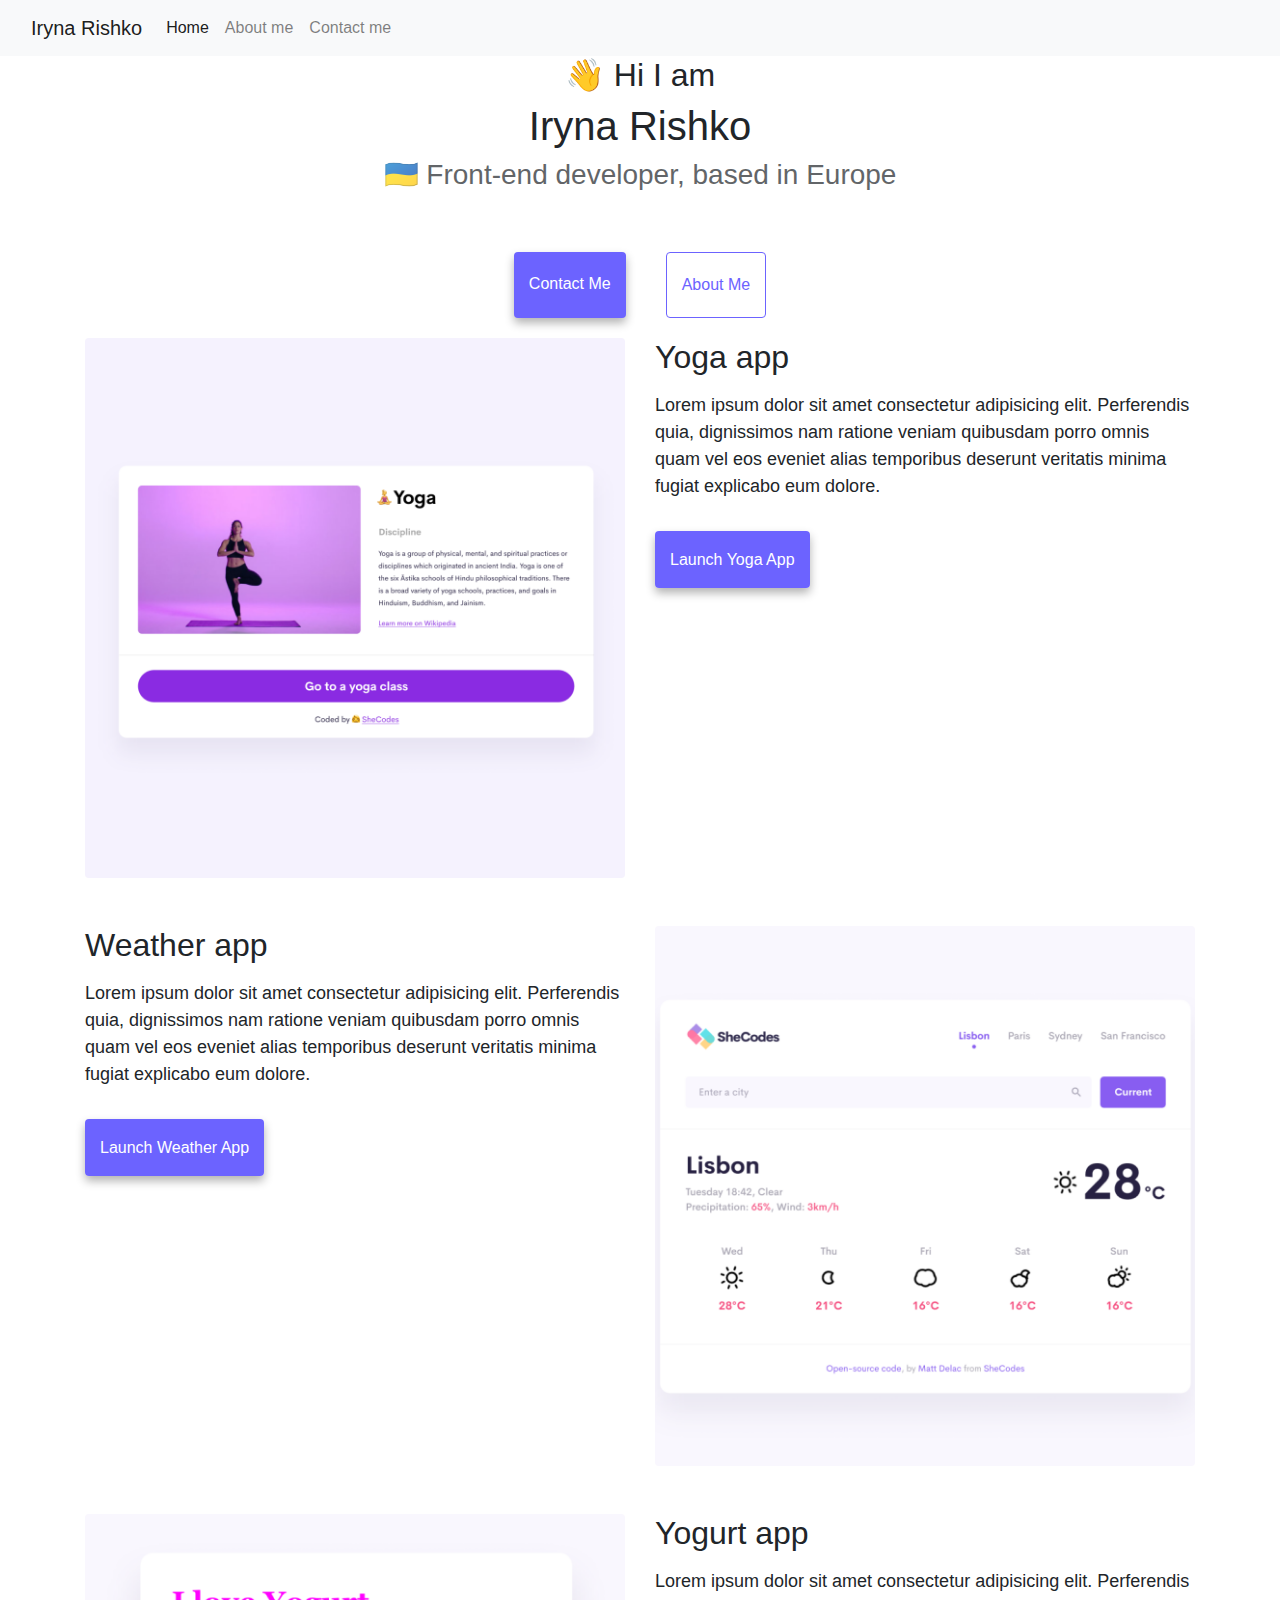
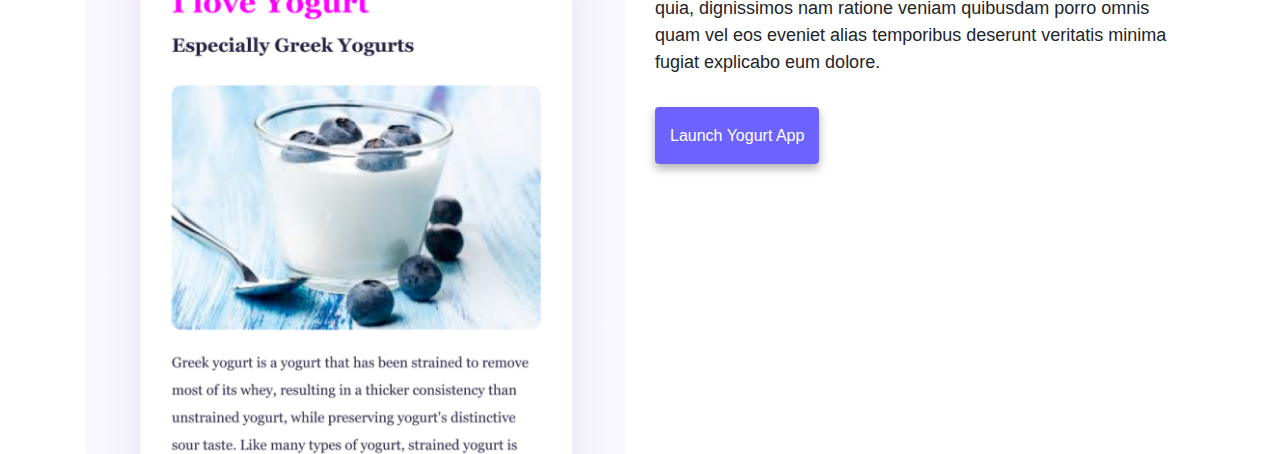
<file: index.html>
<!DOCTYPE html>
<html lang="en">
  <head>
    <meta charset="UTF-8" />
    <meta http-equiv="X-UA-Compatible" content="IE=edge" />
    <meta name="viewport" content="width=device-width, initial-scale=1.0" />
    <meta
      name="description"
      content="Iryna Rishko is a front-end developer based in Europe, check out her projects and contact her for job inquiries"
    />
    <title>Front-end developer - Iryna Rishko</title>
    <link rel="stylesheet" href="style.css" />
    <link
      rel="stylesheet"
      href="https://cdn.jsdelivr.net/npm/bootstrap@4.3.1/dist/css/bootstrap.min.css"
      integrity="sha384-ggOyR0iXCbMQv3Xipma34MD+dH/1fQ784/j6cY/iJTQUOhcWr7x9JvoRxT2MZw1T"
      crossorigin="anonymous"
    />
    <script
      src="https://cdn.jsdelivr.net/npm/bootstrap@5.0.0-beta2/dist/js/bootstrap.bundle.min.js"
      integrity="sha384-b5kHyXgcpbZJO/tY9Ul7kGkf1S0CWuKcCD38l8YkeH8z8QjE0GmW1gYU5S9FOnJ0"
      crossorigin="anonymous"
    ></script>
  </head>
  <body>
    <nav class="navbar navbar-expand-lg navbar-light bg-light">
      <div class="container-fluid">
        <a class="navbar-brand" href="index.html+" title="Homepage"
          >Iryna Rishko</a
        >
        <button
          class="navbar-toggler"
          type="button"
          data-bs-toggle="collapse"
          data-bs-target="#navbarNav"
          aria-controls="navbarNav"
          aria-expanded="false"
          aria-label="Toggle navigation"
        >
          <span class="navbar-toggler-icon"></span>
        </button>
        <div class="collapse navbar-collapse" id="navbarNav">
          <ul class="navbar-nav">
            <li class="nav-item">
              <a
                class="nav-link active"
                aria-current="page"
                title="Homepage"
                href="index.html"
                >Home</a
              >
            </li>
            <li class="nav-item">
              <a class="nav-link" href="about.html" title="About Iryna Rishko"
                >About me</a
              >
            </li>
            <li class="nav-item">
              <a
                class="nav-link"
                href="about.html#contact"
                title="Contact Iryna Rishko"
                >Contact me</a
              >
            </li>
          </ul>
        </div>
      </div>
    </nav>
    <h2 class="text-center">👋 Hi I am</h2>
    <h1 class="text-center">Iryna Rishko</h1>
    <h3 class="text-center">🇺🇦 Front-end developer, based in Europe</h3>

    <div class="navigation-links">
      <a
        href="about.html#contact"
        class="primary-link"
        title="Contact Iryna Rishko"
        >Contact me</a
      >
      <a href="about.html" class="about-link" title="About Iryna Rishko"
        >About me</a
      >
    </div>
    <div class="container">
      <div class="row">
        <div class="col-sm-6">
          <img
            src="/images/yoga.png"
            alt="Yoga project "
            class="img-fluid rounded d-none d-sm-block"
          />
        </div>
        <div class="col-sm-6">
          <h2 class="mb-3">Yoga app</h2>
          <p>
            Lorem ipsum dolor sit amet consectetur adipisicing elit. Perferendis
            quia, dignissimos nam ratione veniam quibusdam porro omnis quam vel
            eos eveniet alias temporibus deserunt veritatis minima fugiat
            explicabo eum dolore.
          </p>
          <div class="mt-5">
            <a href="#" class="primary-link project-link" title="Yoga project"
              >Launch Yoga App</a
            >
          </div>
        </div>
      </div>
      <div class="row mt-5">
        <div class="col-sm-6">
          <h2 class="mb-3">Weather app</h2>
          <p>
            Lorem ipsum dolor sit amet consectetur adipisicing elit. Perferendis
            quia, dignissimos nam ratione veniam quibusdam porro omnis quam vel
            eos eveniet alias temporibus deserunt veritatis minima fugiat
            explicabo eum dolore.
          </p>
          <div class="mt-5">
            <a
              href="#"
              class="primary-link project-link"
              title="Weather project"
              >Launch Weather App</a
            >
          </div>
        </div>
        <div class="col-sm-6">
          <img
            src="/images/weather.png"
            class="img-fluid rounded d-none d-sm-block"
            alt="Weather project"
          />
        </div>
      </div>
      <div class="row mt-5">
        <div class="col-sm-6">
          <img
            src="/images/yogurt.png"
            class="img-fluid rounded d-none d-sm-block"
            alt="Yogurt project"
          />
        </div>
        <div class="col-sm-6">
          <h2 class="mb-3">Yogurt app</h2>
          <p>
            Lorem ipsum dolor sit amet consectetur adipisicing elit. Perferendis
            quia, dignissimos nam ratione veniam quibusdam porro omnis quam vel
            eos eveniet alias temporibus deserunt veritatis minima fugiat
            explicabo eum dolore.
          </p>
          <div class="mt-5">
            <a
              href="#"
              class="primary-link project-link"
              title="Weather project"
              >Launch Yogurt App</a
            >
          </div>
        </div>
      </div>
    </div>
  </body>
</html>
</file>
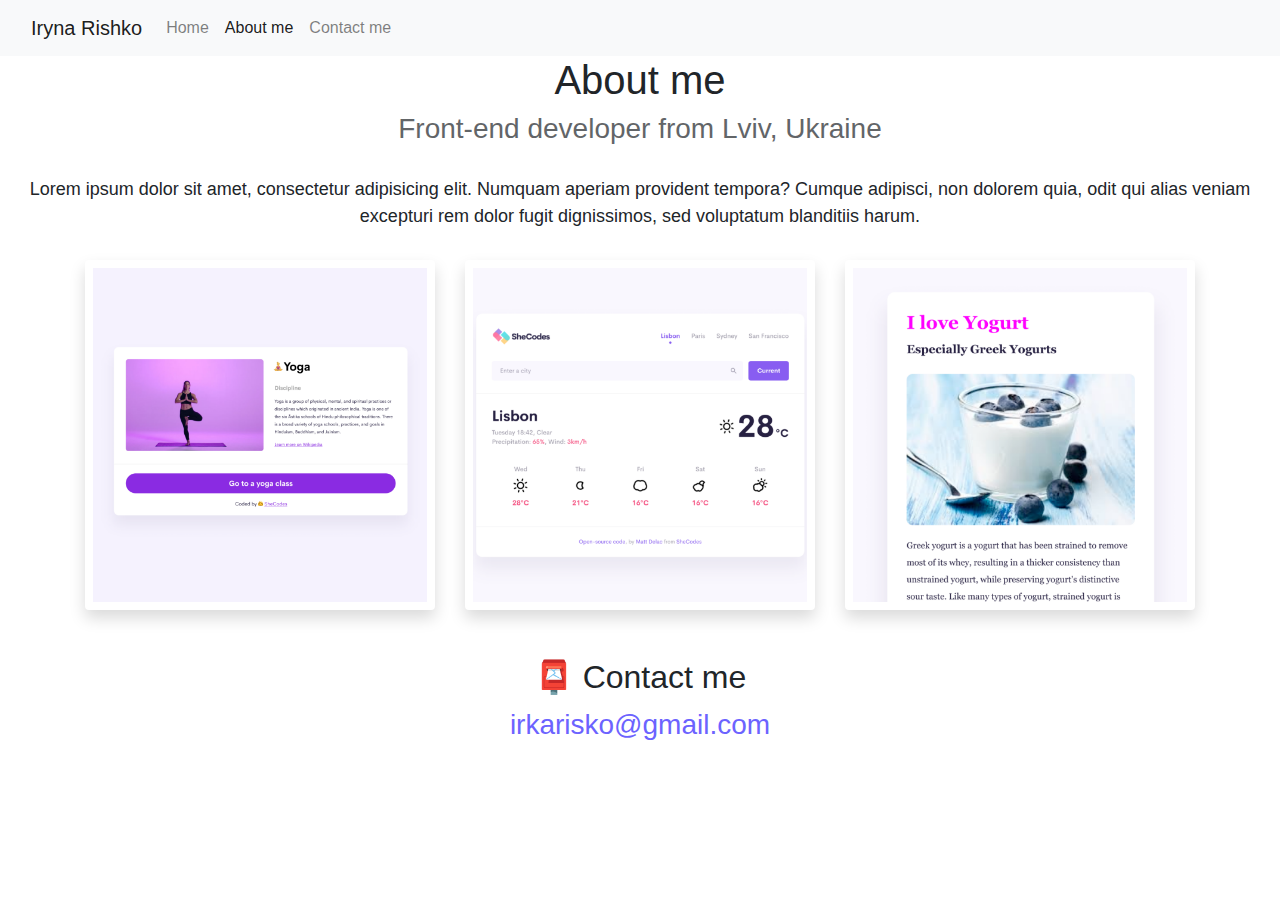
<file: about.html>
<!DOCTYPE html>
<html lang="en">
  <head>
    <meta charset="UTF-8" />
    <meta http-equiv="X-UA-Compatible" content="IE=edge" />
    <meta name="viewport" content="width=device-width, initial-scale=1.0" />
    <meta
      name="description"
      content="Iryna Rishko is a front-end developer based in Europe, check out her projects and contact her for job inquiries"
    />
    <link rel="stylesheet" href="style.css" />
    <title>About Iryna Rishko</title>
    <link
      rel="stylesheet"
      href="https://cdn.jsdelivr.net/npm/bootstrap@4.3.1/dist/css/bootstrap.min.css"
      integrity="sha384-ggOyR0iXCbMQv3Xipma34MD+dH/1fQ784/j6cY/iJTQUOhcWr7x9JvoRxT2MZw1T"
      crossorigin="anonymous"
    />
    <script
      src="https://cdn.jsdelivr.net/npm/bootstrap@5.0.0-beta2/dist/js/bootstrap.bundle.min.js"
      integrity="sha384-b5kHyXgcpbZJO/tY9Ul7kGkf1S0CWuKcCD38l8YkeH8z8QjE0GmW1gYU5S9FOnJ0"
      crossorigin="anonymous"
    ></script>
  </head>
  <body> 
    <nav class="navbar navbar-expand-lg navbar-light bg-light">
      <div class="container-fluid">
        <a class="navbar-brand" href="index.html" title="Home">Iryna Rishko</a>
        <button
          class="navbar-toggler"
          type="button"
          data-bs-toggle="collapse"
          data-bs-target="#navbarNav"
          aria-controls="navbarNav"
          aria-expanded="false"
          aria-label="Toggle navigation"
        >
          <span class="navbar-toggler-icon"></span>
        </button>
        <div class="collapse navbar-collapse" id="navbarNav">
          <ul class="navbar-nav">
            <li class="nav-item">
              <a
                class="nav-link"
                aria-current="page"
                href="index.html"
                title="Home"
                >Home</a
              >
            </li>
            <li class="nav-item">
              <a
                class="nav-link active"
                href="about.html"
                title="About Iryna Rishko"
                >About me</a
              >
            </li>
            <li class="nav-item">
              <a
                class="nav-link"
                href="about.html#contact"
                title="Contact Iryna Rishko"
                >Contact me</a
              >
            </li>
          </ul>
        </div>
      </div>
    </nav>
    <h1 class="text-center">About me</h1>
    <h3 class="text-center">Front-end developer from Lviv, Ukraine</h3>
    <div class="about-paragraphs text-center">
      <p>
        Lorem ipsum dolor sit amet, consectetur adipisicing elit. Numquam
        aperiam provident tempora? Cumque adipisci, non dolorem quia, odit qui
        alias veniam excepturi rem dolor fugit dignissimos, sed voluptatum
        blanditiis harum.
      </p>
    </div>
    <div class="container">
      <div class="row">
        <div class="col-sm-4">
          <img
            src="images/yoga.png"
            class="img-fluid p-2 shadow rounded"
            alt="Yoga project"
          />
        </div>
        <div class="col-sm-4">
          <img
            src="images/weather.png"
            class="img-fluid p-2 shadow rounded"
            alt="Weather project"
          />
        </div>
        <div class="col-sm-4">
          <img
            src="images/yogurt.png"
            class="img-fluid p-2 shadow rounded"
            alt="Yogurt project"
          />
        </div>
      </div>
    </div>
    <div id="contact" class="mt-5">
      <h2 class="text-center">📮 Contact me</h2>
      <a href="mailto:irkarisko@gmail.com" class="email-link">
        irkarisko@gmail.com
      </a>
    </div>
  </body>
</html>
</file>
<file: style.css>
:root {
    --primary-color: #6c63ff;
    --secondary-color: #f5f2fe;
    --box-shadow: 0 5px 10px rgba(0, 0, 0, 0.3);
  }
  
  body {
    margin-top: 100px;
  }
  h1,
  h2,
  h3 {
    margin: 0;
  }
  h1 {
    font-size: 96px;
  }
  h2 {
    font-size: 48px;
  }
  
  h3 {
    font-size: 24px;
    opacity: 0.7;
  }
  
  p {
    font-size: 18px;
    line-height: 1.5;
  }
  
  .navigation-links {
    display: flex;
    margin-top: 40px;
    justify-content: center;
  }
  
  .navigation-links a {
    margin: 20px;
  }
  
  .primary-link {
    border-radius: 4px;
    padding: 20px 15px;
    text-decoration: none;
    text-transform: capitalize;
    background: var(--primary-color);
    box-shadow: var(--box-shadow);
    color: white;
  }
  
  .about-link {
    border-radius: 4px;
    padding: 20px 15px;
    text-decoration: none;
    text-transform: capitalize;
    color: var(--primary-color);
    border: 1px solid var(--primary-color);
  }
  
  .homepage-link {
    color: var(--primary-color);
    text-align: center;
    display: block;
  }
  
  .about-paragraphs {
    margin: 30px 0;
  }
  .about-paragraphs p {
    margin: 10px;
  }
  
  .email-link {
    display: flex;
    justify-content: center;
    color: var(--primary-color);
    font-size: 28px;
    text-decoration: none;
  }
  
  .email-link:hover {
    text-decoration: underline;
  }
  @media (max-width: 576px) {
    h1 {
      font-size: 48px;
      line-height: 1.5;
    }
  
    h2 {
      font-size: 24px;
      text-align: center;
    }
    h3 {
      font-size: 18px;
      text-align: center;
    }
    p {
      text-align: center;
    }
  
    .project-link {
      display: block;
      text-align: center;
      margin: 0 20px;
    }
  }
</file>
